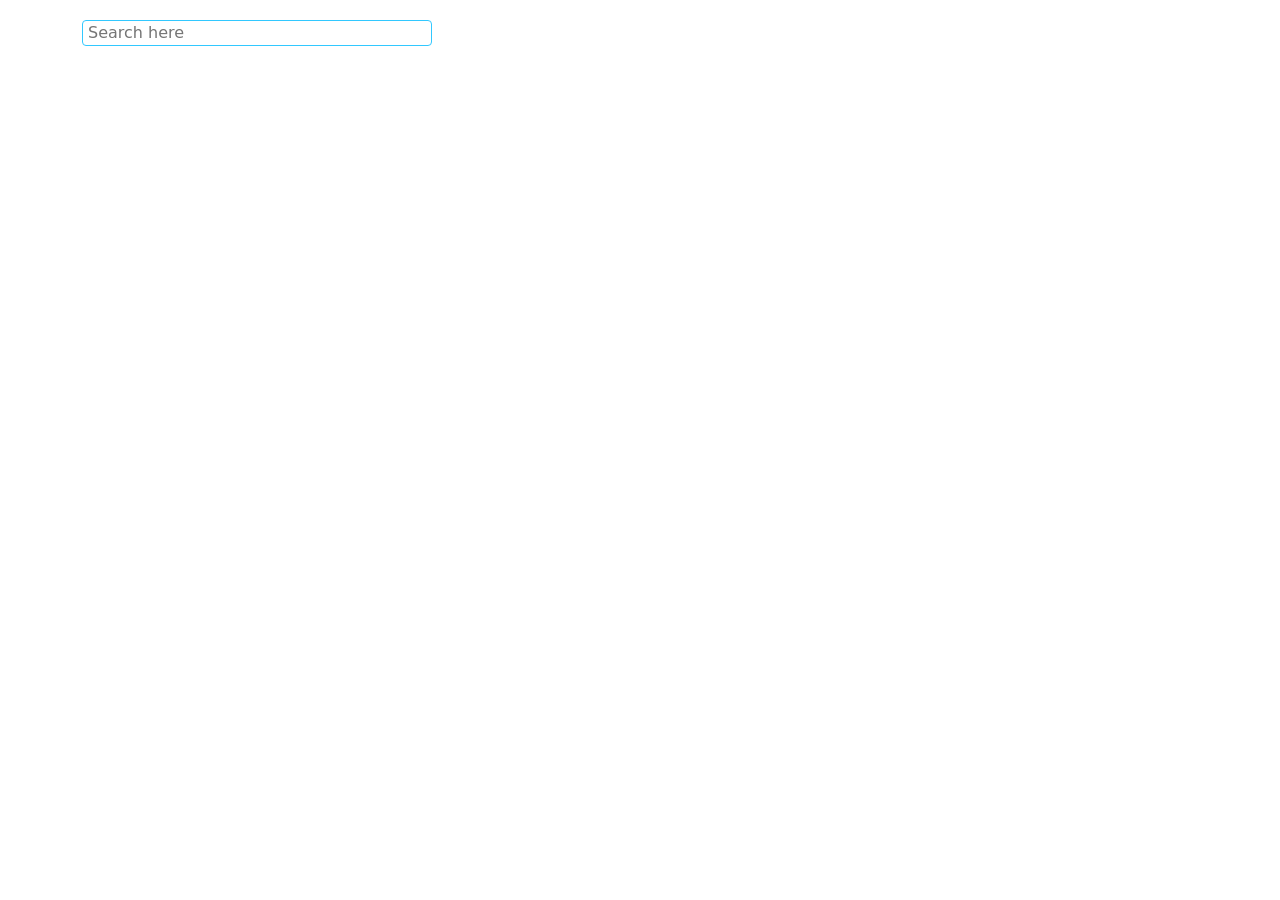
<file: fetch/index.html>
<!DOCTYPE html>
<html lang="en">
  <head>
    <meta charset="UTF-8" />
    <meta http-equiv="X-UA-Compatible" content="IE=edge" />
    <meta name="viewport" content="width=device-width, initial-scale=1.0" />
    <link
      href="https://cdn.jsdelivr.net/npm/bootstrap@5.2.3/dist/css/bootstrap.min.css"
      rel="stylesheet"
      integrity="sha384-rbsA2VBKQhggwzxH7pPCaAqO46MgnOM80zW1RWuH61DGLwZJEdK2Kadq2F9CUG65"
      crossorigin="anonymous"
    />
    <title>Document</title>
    <style>
      #search {
        margin: 20px 0;
        padding: 0 5px;
        width: 350px;
        border: 1px solid rgb(50, 200, 255);
        border-radius: 4px;
      }
    </style>
  </head>

  <body>
    <div class="container justify-content-center">
      <div class="search">
        <input type="text" id="search" placeholder="Search here" />
      </div>
      <div class="box"></div>
      <div id="cat" class="row row-cols-1 row-cols-md-4 g-4"></div>
    </div>

    <script src="app.js"></script>
  </body>
</html>

<!-- <!DOCTYPE html>
<html lang="en">
  <head>
    <meta charset="UTF-8" />
    <meta http-equiv="X-UA-Compatible" content="IE=edge" />
    <meta name="viewport" content="width=device-width, initial-scale=1.0" />
    <link
      href="https://cdn.jsdelivr.net/npm/bootstrap@5.2.3/dist/css/bootstrap.min.css"
      rel="stylesheet"
      integrity="sha384-rbsA2VBKQhggwzxH7pPCaAqO46MgnOM80zW1RWuH61DGLwZJEdK2Kadq2F9CUG65"
      crossorigin="anonymous"
    />
    <title>Document</title>
  </head>

  <body>
    <div class="container justify-content-center">
      <div class="searchInput">
        <input type="text" id="search" placeholder="Search" />
      </div>
      <div class="box"></div>
      <div id="cat" class="row row-cols-1 row-cols-md-4 g-4"></div>
    </div>

    <script src="app.js"></script>
  </body>
</html> -->

<!-- <!DOCTYPE html>
<html lang="en">
  <head>
    <meta charset="UTF-8" />
    <meta http-equiv="X-UA-Compatible" content="IE=edge" />
    <meta name="viewport" content="width=device-width, initial-scale=1.0" />
    <title>Document</title>
    <style>
      table,
      form {
        text-align: center;
        margin: 0 auto;
        margin-top: 50px;
      }
      table,
      tr,
      th,
      td {
        border: 1px solid black;
        padding: 5px;
        text-align: center;
      }
      input {
        width: 40%;
        height: 25px;
        border-radius: 10px;
        border: 1px solid black;
        padding-left: 10px;
      }
    </style>
  </head>
  <body>
    <form>
      <label for="search">Search </label>
      <input
        type="text"
        name="search"
        id="searchInput"
        placeholder="search something"
      />
    </form>
    <table>
      <thead>
        <tr>
          <th>ID</th>
          <th>Name</th>
          <th>Username</th>
          <th>Email</th>
          <th>Street</th>
          <th>City</th>
          <th>Website</th>
          <th>Company Name</th>
        </tr>
      </thead>
      <tbody></tbody>
    </table>

    <script src="app.js"></script>
  </body>
</html> -->
</file>
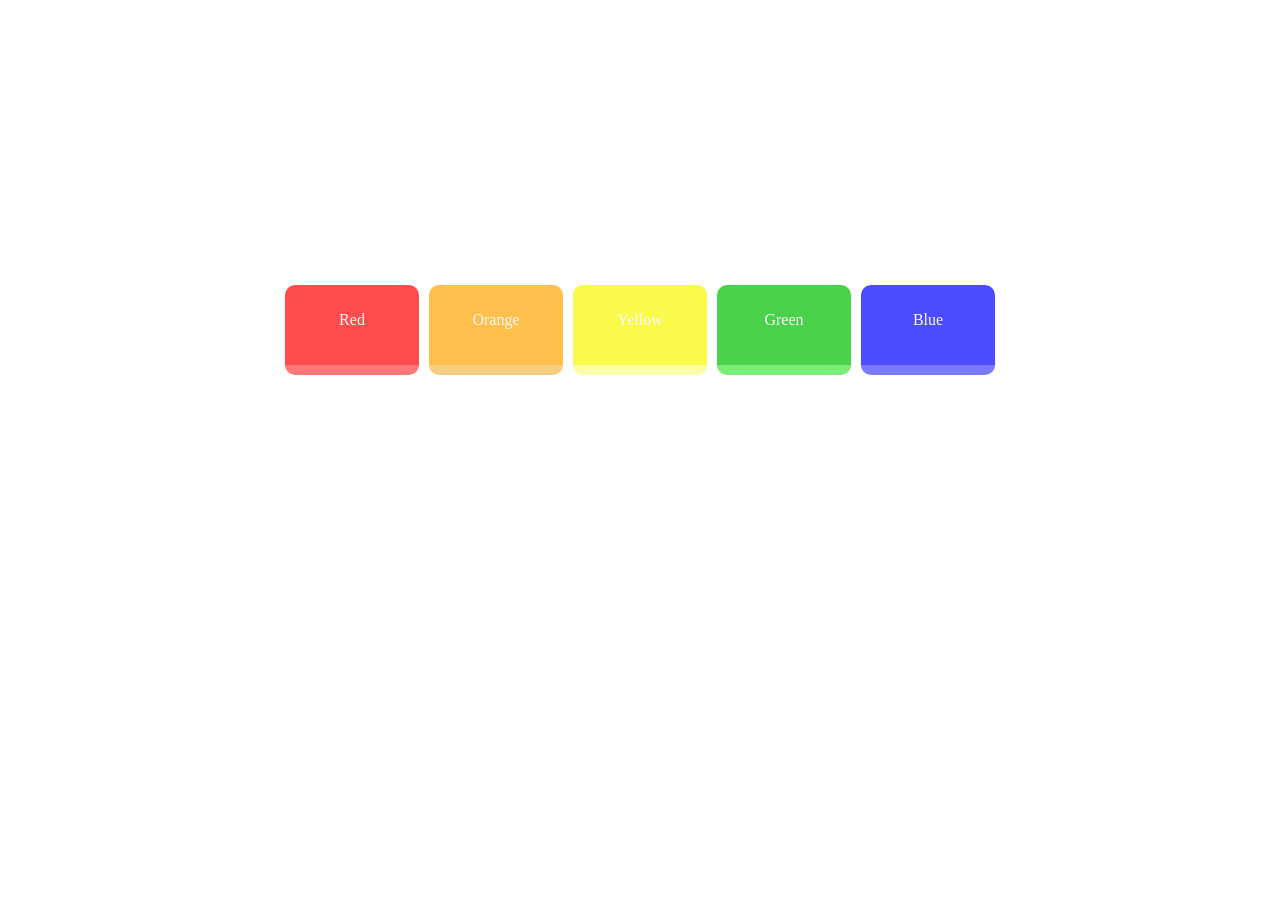
<file: colors.html>
<!DOCTYPE html>
<html lang="en">
<head>
    <meta charset="UTF-8">
    <meta http-equiv="X-UA-Compatible" content="IE=edge">
    <meta name="viewport" content="width=device-width, initial-scale=1.0">
    <link rel="stylesheet" href="colors.css">
    <title>Document</title>
</head>
<body>
    <div class="all">
      <div class="red">
         <p> Red </p>
      </div>
      <div class="orange">
          <p> Orange </p>
      </div>
      <div class="yellow">
          <p> Yellow</p>
      </div>
      <div class="green">
          <p> Green </p>
      </div>
      <div class="blue">
          <p> Blue </p>
      </div>
    </div>
</body>
</html>
</file>
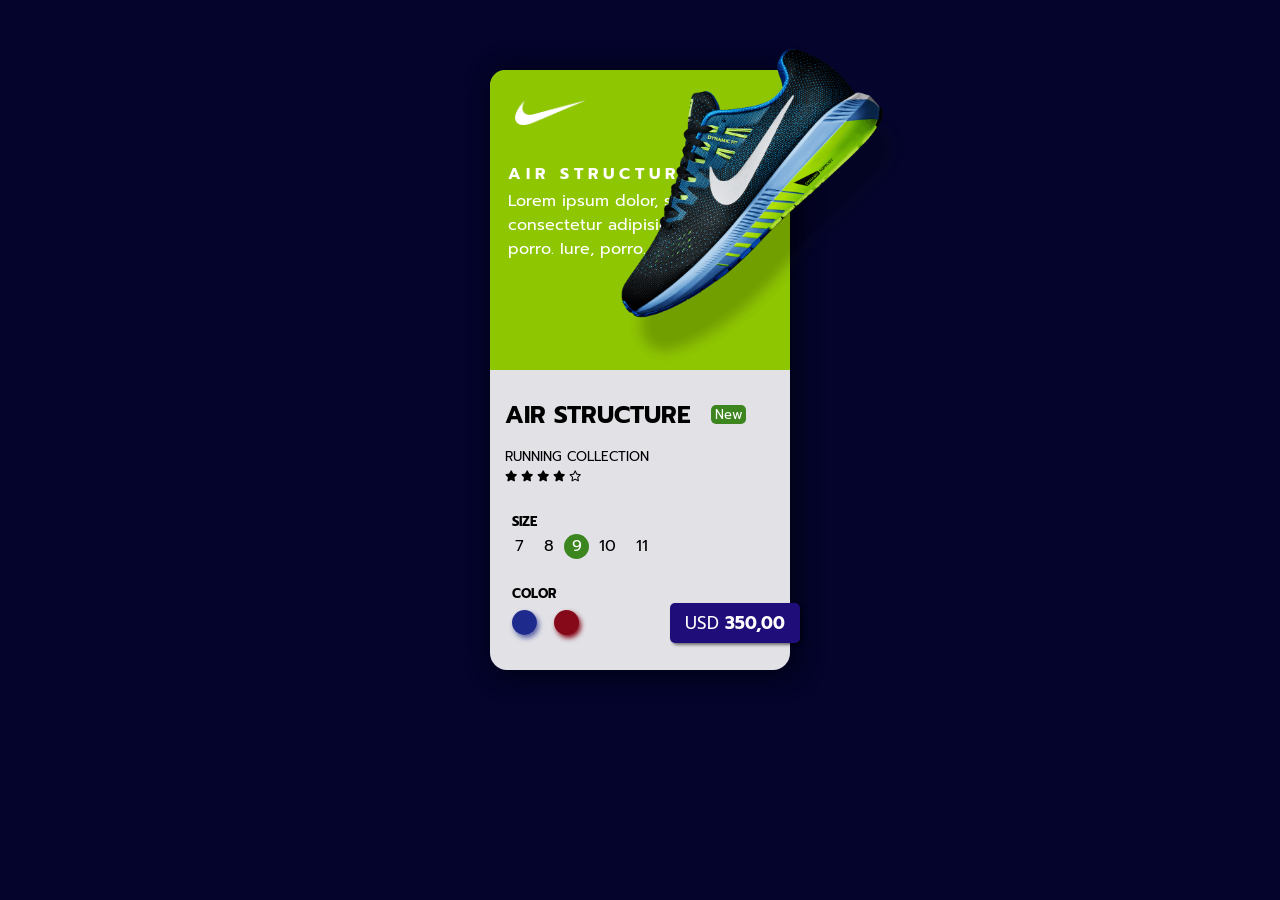
<file: air nike/nike.html>
<!DOCTYPE html>
<html lang="en">
<head>
    <meta charset="UTF-8">
    <meta http-equiv="X-UA-Compatible" content="IE=edge">
    <meta name="viewport" content="width=device-width, initial-scale=1.0">
    <link rel="stylesheet" href="https://cdnjs.cloudflare.com/ajax/libs/font-awesome/6.2.1/css/all.min.css" integrity="sha512-MV7K8+y+gLIBoVD59lQIYicR65iaqukzvf/nwasF0nqhPay5w/9lJmVM2hMDcnK1OnMGCdVK+iQrJ7lzPJQd1w==" crossorigin="anonymous" referrerpolicy="no-referrer"/>
    <link rel="stylesheet" href="nike.css">
    <title>Air</title>
</head>
<body>
    <div class="container">
      <div class="header">
        <div class="logo">
          <img src="images/nike.png" alt="">
        </div>
        <div class="nike">
          <img src="images/shoe1.png" alt="">
        </div>
        <div class="nike nike2">
          <img src="images/shoe2.png" alt="">
        </div>
        <p class="loren">AIR STRUCTURE</p>
        <p>Lorem ipsum dolor, sit amet consectetur adipisicing elit. Iure, porro. Iure, porro. Iure, porro.</p>
      </div>

      <div class="footer">
        <div class="air">
      <h2>AIR STRUCTURE</h2>
      <div class="new"> New </div>
      </div>
      <small> RUNNING COLLECTION </small>

      <div class="stars">
        <i class="fa-solid fa-star"></i>
        <i class="fa-solid fa-star"></i>
        <i class="fa-solid fa-star"></i>
        <i class="fa-solid fa-star"></i>
        <i class="fa-regular fa-star"></i>
      </div>
       <br>
      <div class="size">
        <p> SIZE</p>
        <div class="size2">
        <span> 7 </span>
        <span> 8 </span>
       <div class="nine">
        <span> 9 </span>
       </div> 
        <span> 10 </span>
        <span> 11 </span>
      </div>
      </div>
       
      <div class="color">
        <p>COLOR</p>
        <div class="circle-box">
        <div class="circle"></div>
        <div class="circle2"></div>
        <div class="usd">
           <p> USD <span> 350,00 </span> </p>
          </div>
      </div>
      </div>
      </div>

    </div>
    <script src="nike.js"></script>
</body>
</html>
</file>
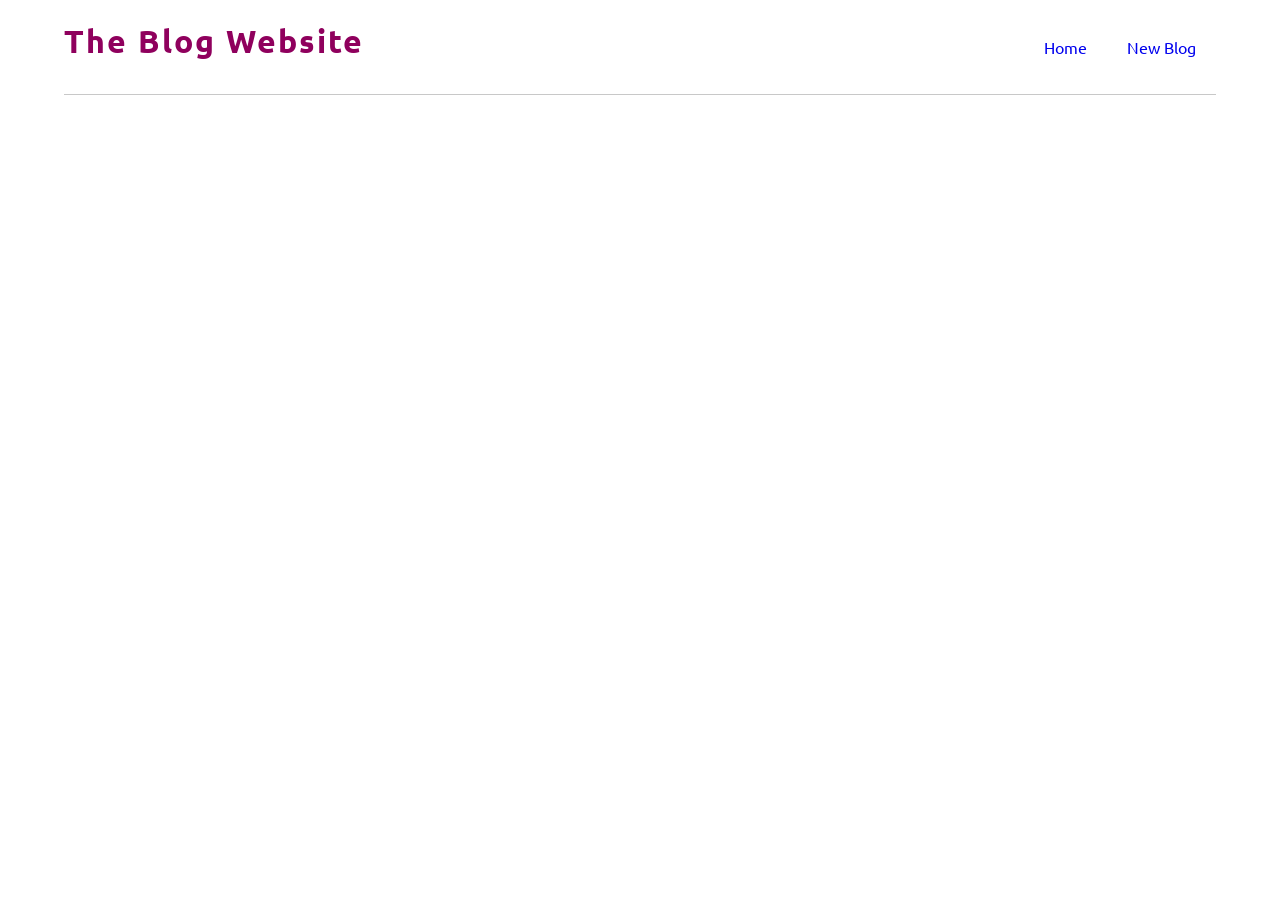
<file: blogwebsıte/home.html>
<!DOCTYPE html>
<html lang="en">
  <head>
    <meta charset="UTF-8" />
    <meta http-equiv="X-UA-Compatible" content="IE=edge" />
    <meta name="viewport" content="width=device-width, initial-scale=1.0" />
    <link rel="stylesheet" href="assets/css/main.css" />
    <title>Document</title>
  </head>
  <body>
    <div class="container">
      <div class="header">
        <h1>The Blog Website</h1>
        <ul>
          <li><a href="home.html"> Home </a></li>
          <li><a href="newBlog.html"> New Blog </a></li>
        </ul>
      </div>

      <div class="data">
        <div class="dataBox"></div>
      </div>
    </div>

    <script src="assets/js/home.js"></script>
  </body>
</html>
</file>
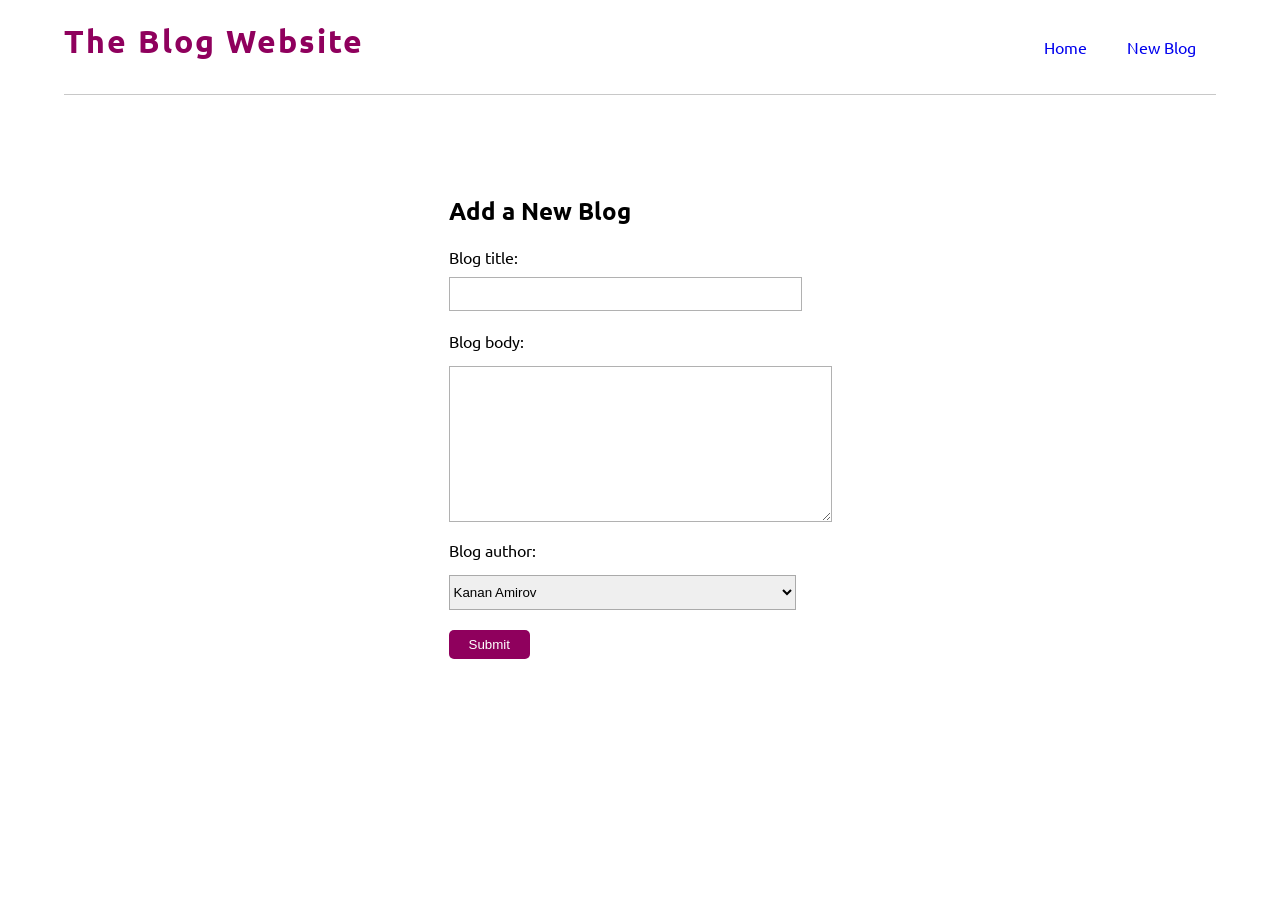
<file: blogwebsıte/newBlog.html>
<!DOCTYPE html>
<html lang="en">
  <head>
    <meta charset="UTF-8" />
    <meta http-equiv="X-UA-Compatible" content="IE=edge" />
    <meta name="viewport" content="width=device-width, initial-scale=1.0" />
    <link rel="stylesheet" href="assets/css/main.css" />
    <title>Document</title>
  </head>
  <body>
    <div class="container">
      <div class="header">
        <h1>The Blog Website</h1>
        <ul>
          <li><a href="home.html"> Home </a></li>
          <li><a href="newBlog.html"> New Blog </a></li>
        </ul>
      </div>

        <!-- <h1>Fill the blank</h1> -->
        <div class="box">
          <form action="" id="formVal">
          <h2>Add a New Blog</h4>
          <label for="companyName"> Blog title: </label><br />
          <input type="text" id="blog" class="inputVal" /><br />

          <label for="contactName"> Blog body: </label><br />
          <textarea name="text" id="body"  class="inputVal"  cols="45" rows="10"></textarea><br>

          <label for="contactTitle"> Blog author: </label><br />
          <select name="" id="authors"  class="inputVal">
            <option>Kanan Amirov</option>
            <option>Gurban Gurbanzadeh</option>
            <option>Sveta Khidirova</option>
          </select><br><br>

          <button type="submit" id="subBtn">Submit</button>
        </form>
      </div>
    </div>
    <script src="assets/js/newBlog.js"></script>
  </body>
</html>
</file>
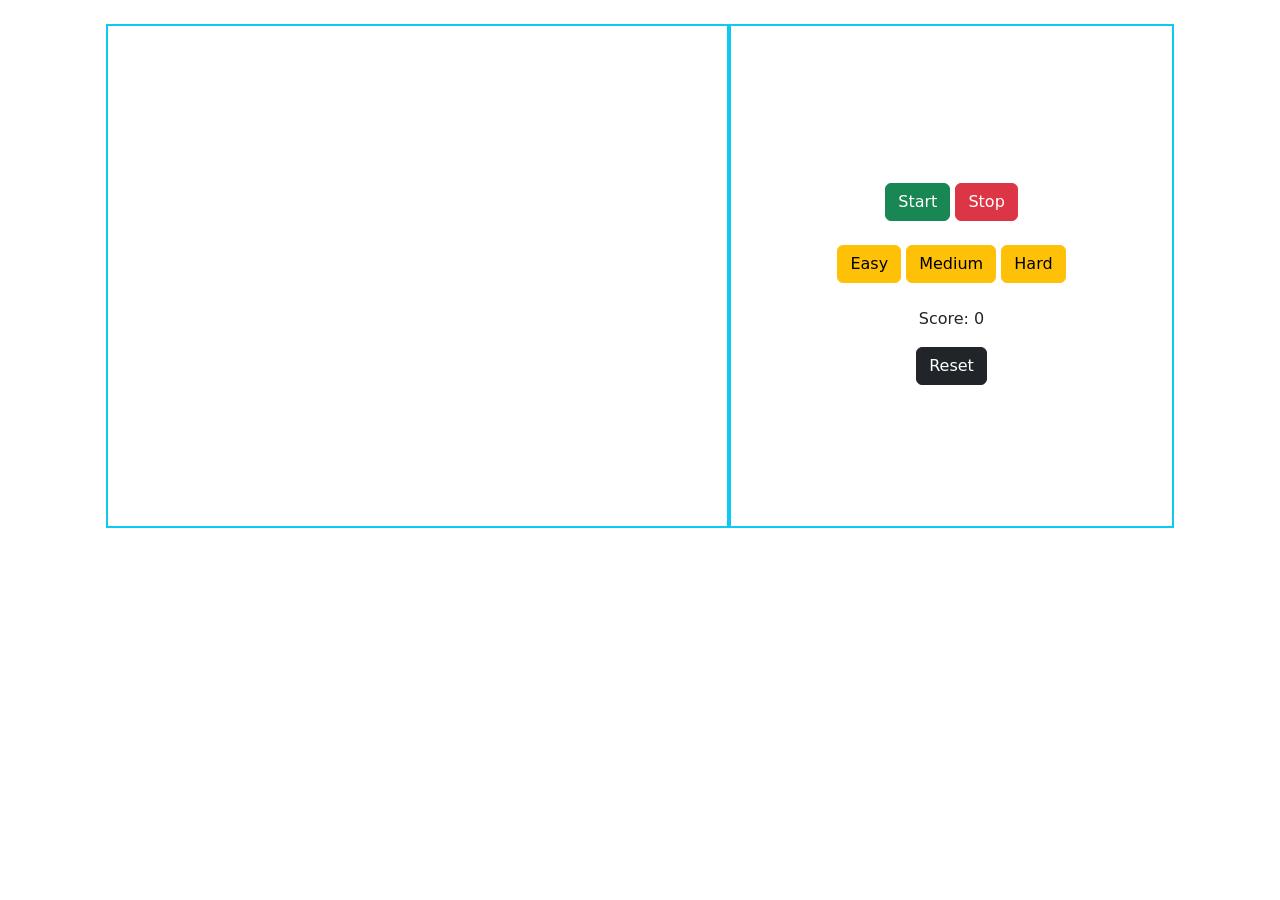
<file: bubbleGame/bubble.html>
<!DOCTYPE html>
<html lang="en">
  <head>
    <meta charset="UTF-8" />
    <meta http-equiv="X-UA-Compatible" content="IE=edge" />
    <meta name="viewport" content="width=device-width, initial-scale=1.0" />
    <link
      rel="stylesheet"
      href="https://cdn.jsdelivr.net/npm/bootstrap@5.2.3/dist/css/bootstrap.min.css"
    />
    <style>
      .box {
        height: 500px;
        position: relative;
      }
      /* .over{
            text-align: center;
        } */
      /* button .bubble:hover {
        background-color: rgb(194, 129, 255);
      } */
    </style>
    <title>Document</title>
  </head>
  <body>
    <div class="container">
      <div class="row m-4">
        <div class="col-7 border border-2 border-info">
          <div class="box"></div>
        </div>
        <div
          class="col-5 border border-2 border-info p-5 d-flex justify-content-center align-items-center"
        >
          <div class="text-center">
            <div id="user"></div>
            <button id="start" class="btn btn-success">Start</button>
            <button id="stop" class="btn btn-danger">Stop</button>
            <div class="level mt-4">
              <button id="easy" class="btn btn-warning">Easy</button>
              <button id="medium" class="btn btn-warning">Medium</button>
              <button id="hard" class="btn btn-warning">Hard</button>
            </div>
            <p class="mt-4">Score: <span id="score">0</span></p>
            <button id="reset" class="btn btn-dark">Reset</button>
          </div>
        </div>
      </div>
    </div>

    <script src="bubble.js"></script>
  </body>
</html>
</file>
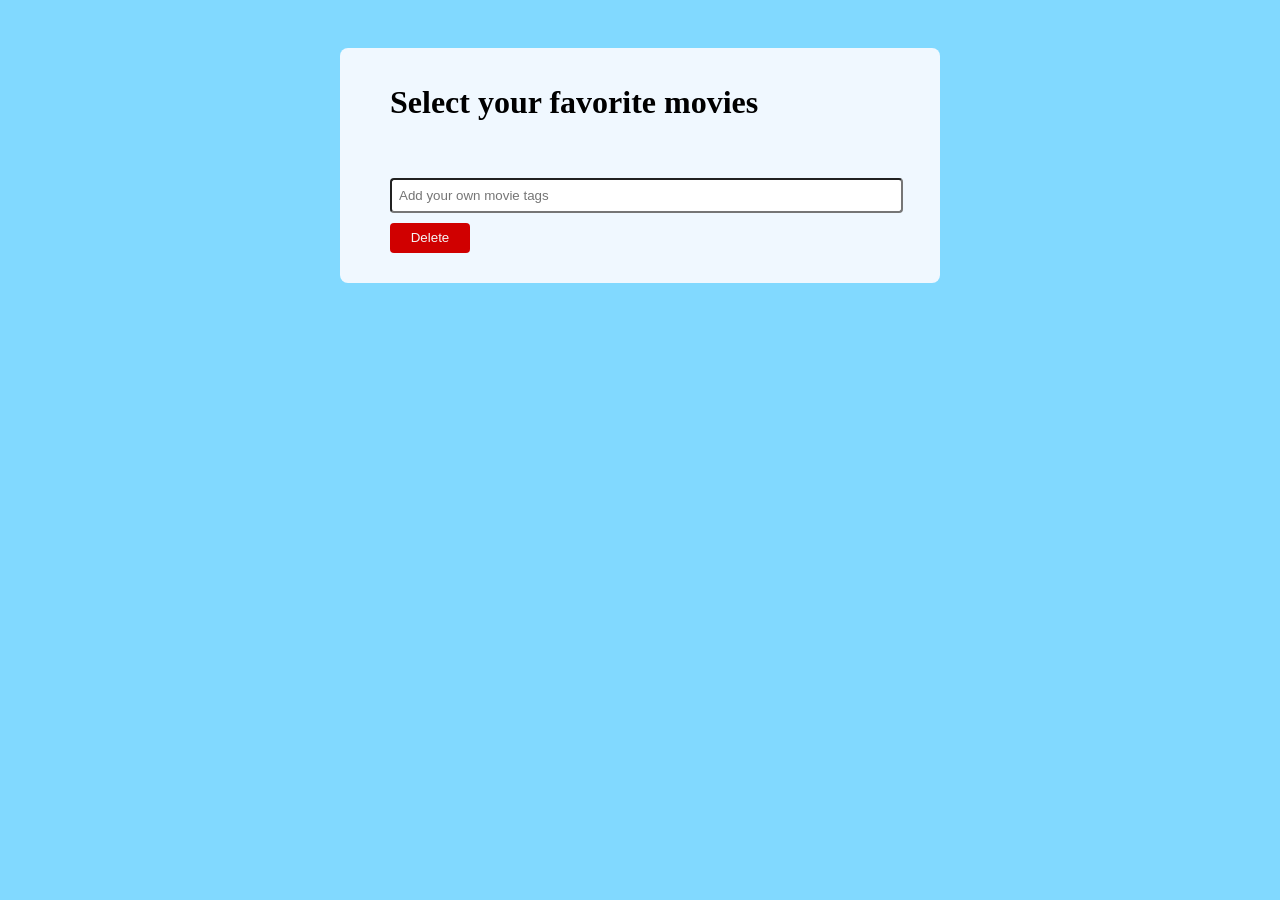
<file: listOfMovies/new.html>
<!DOCTYPE html>
<html lang="en">
  <head>
    <meta charset="UTF-8" />
    <meta http-equiv="X-UA-Compatible" content="IE=edge" />
    <meta name="viewport" content="width=device-width, initial-scale=1.0" />
    <link
      rel="stylesheet"
      href="https://cdnjs.cloudflare.com/ajax/libs/font-awesome/6.2.1/css/all.min.css"
      integrity="sha512-MV7K8+y+gLIBoVD59lQIYicR65iaqukzvf/nwasF0nqhPay5w/9lJmVM2hMDcnK1OnMGCdVK+iQrJ7lzPJQd1w=="
      crossorigin="anonymous"
      referrerpolicy="no-referrer"
    />
    <link rel="stylesheet" href="new.css" />
    <title>Document</title>
  </head>
  <body>
    <div class="page">
      <div class="container">
        <div class="page-movies">
          <div class="page-container">
            <h1>Select your favorite movies</h1>
          </div>
          <div id="list"></div>
        </div>
        <div class="page-container-search">
          <input
            type="text"
            placeholder="Add your own movie tags"
            id="filmName"
          />
          <div class="btnBox">
            <button id="deleteBtn">Delete</button>
            <!-- <button id="editBtn">Edit</button> -->
          </div>
        </div>
      </div>
    </div>
    <script src="new.js"></script>
  </body>
</html>
</file>
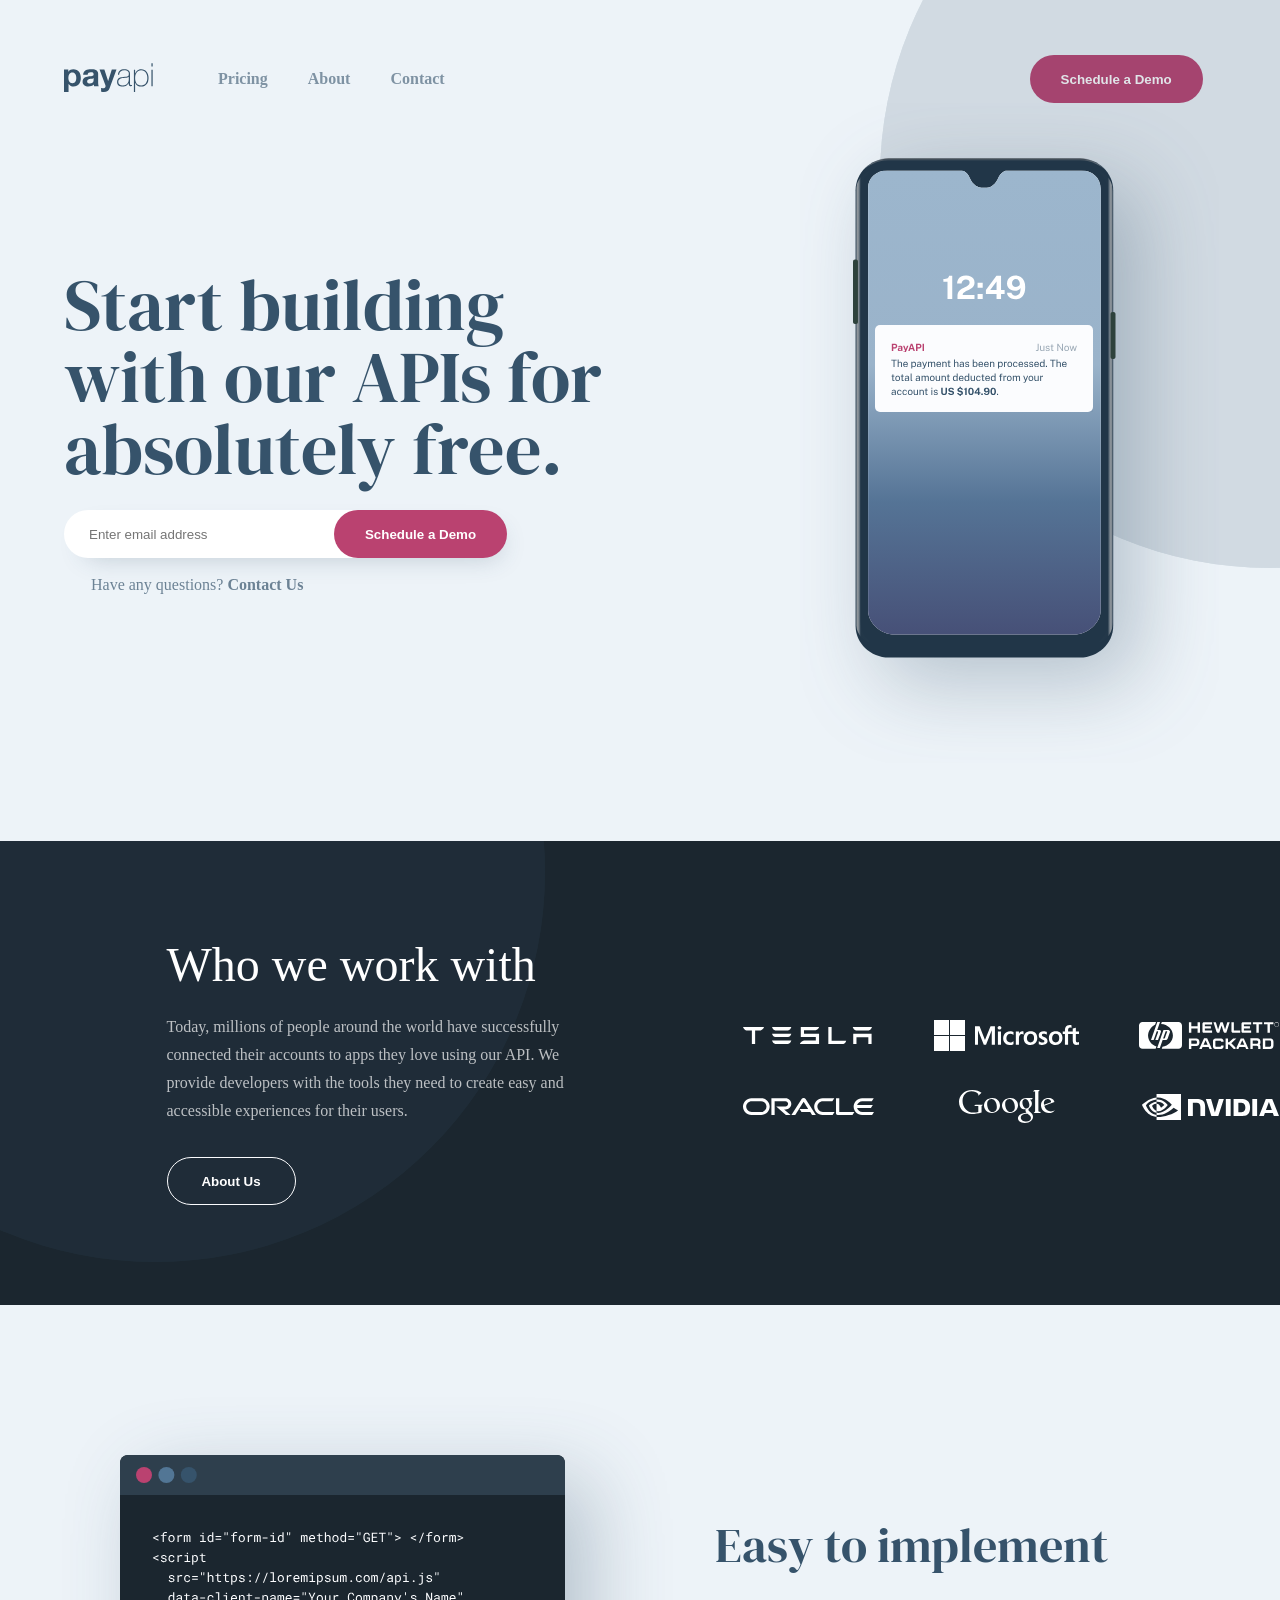
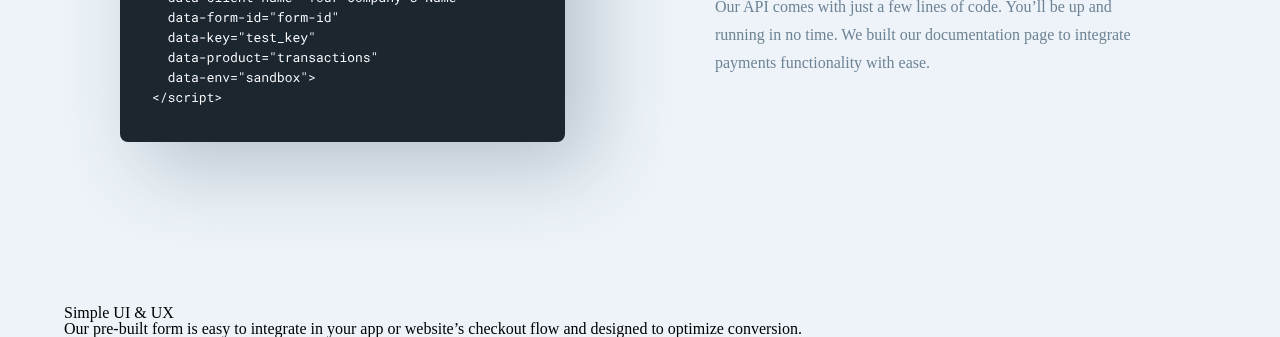
<file: payapi/home.html>
<!DOCTYPE html>
<html lang="en">
  <head>
    <meta charset="UTF-8" />
    <meta http-equiv="X-UA-Compatible" content="IE=edge" />
    <meta name="viewport" content="width=device-width, initial-scale=1.0" />
    <link rel="stylesheet" href="./assets/css/main.css" />
    <title>Document</title>
  </head>
  <body>
    <header>
      <div class="container">
        <div class="headNav">
          <div class="logo">
            <img src="./assets/images/payapi.svg" alt="" />
          </div>
          <nav>
            <li>Pricing</li>
            <li>About</li>
            <li>Contact</li>
          </nav>
          <button>Schedule a Demo</button>
        </div>
      </div>
    </header>

    <!-- First Section -->

    <section id="start">
      <div class="container">
        <div class="main">
          <div class="cyrcle">
            <img src="./assets/images/Bitmap (7).svg" alt="" />
          </div>
          <div class="info">
            <h1>Start building with our APIs for absolutely free.</h1>

            <div class="email">
              <input
                type="email"
                name="email"
                id="email"
                placeholder="Enter email address"
              />
              <button>Schedule a Demo</button>
            </div>
            <p class="question">
              Have any questions? <a href="#">Contact Us</a>
            </p>
          </div>

          <div class="phone">
            <img src="./assets/images/Group 30.svg" alt="" />
          </div>
        </div>
      </div>
    </section>

    <!-- Partner companies -->

    <section id="part">
      <div class="container">
        <div class="workwith">
          <div class="text">
            <h2>Who we work with</h2>
            <p>
              Today, millions of people around the world have successfully
              connected their accounts to apps they love using our API. We
              provide developers with the tools they need to create easy and
              accessible experiences for their users.
            </p>
            <button>About Us</button>
            <div class="cyrcle2">
              <img src="./assets/images/Bitmap (8).svg" alt="" />
            </div>
          </div>
          <div class="company">
            <img src="./assets/images/Group 9.svg" alt="" />
          </div>
        </div>
      </div>
    </section>

    <!-- Code Section -->

    <section id="code">
      <div class="container">
        <div class="main">
          <div class="code">
            <img src="./assets/images/Group 13.svg" alt="" />
          </div>

          <div class="text">
            <h1>Easy to implement</h1>
            <p>
              Our API comes with just a few lines of code. You’ll be up and
              running in no time. We built our documentation page to integrate
              payments functionality with ease.
            </p>
          </div>
        </div>
      </div>
    </section>

    <!-- UI & UX section -->
    <section id="uiux">
      <div class="container">
        <div class="main">
          <div class="text">
            <h2>Simple UI & UX</h2>
            <p>
              Our pre-built form is easy to integrate in your app or website’s
              checkout flow and designed to optimize conversion.
            </p>
          </div>
        </div>
      </div>
    </section>
  </body>
</html>
</file>
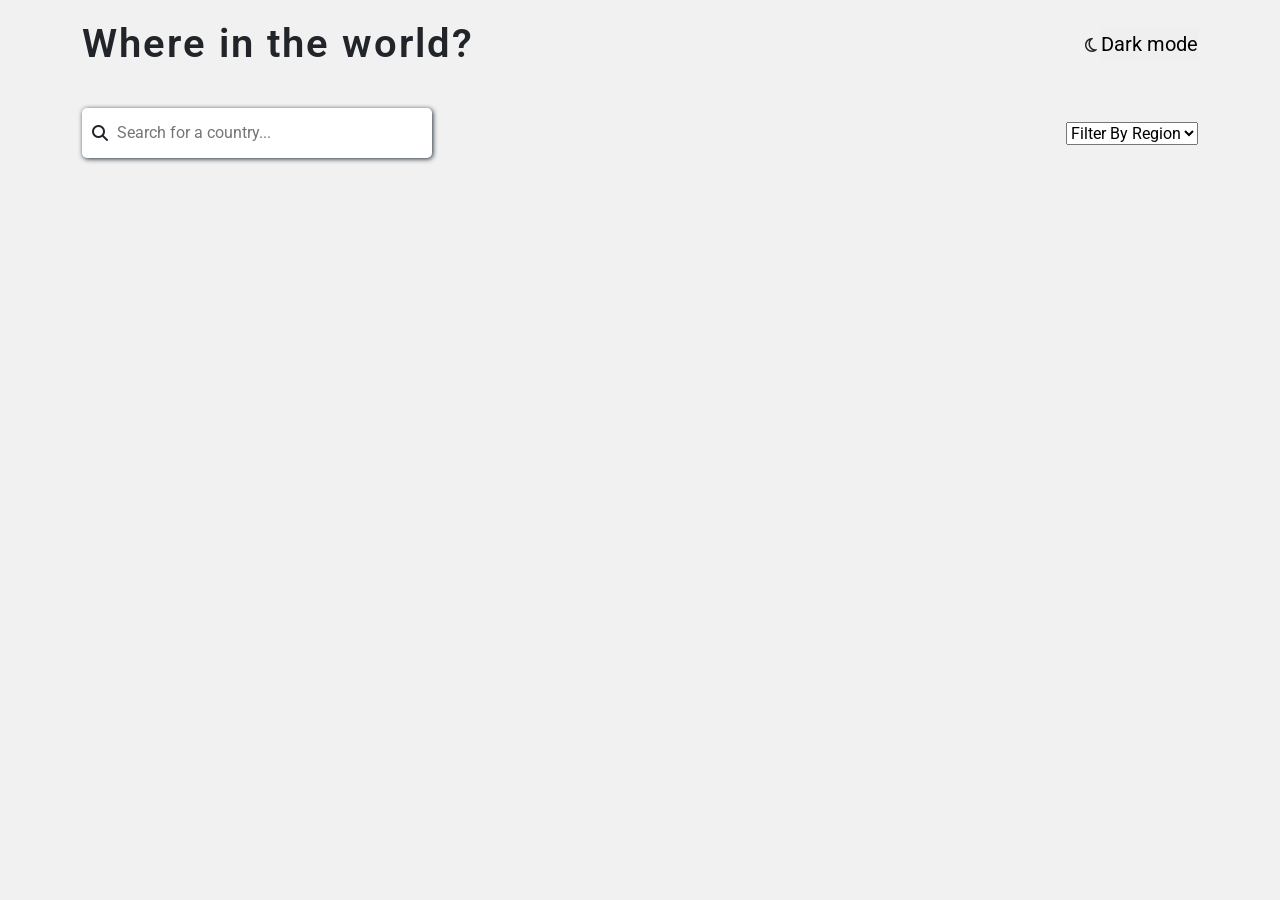
<file: project/project.html>
<!DOCTYPE html>
<html lang="en">
  <head>
    <meta charset="UTF-8" />
    <meta http-equiv="X-UA-Compatible" content="IE=edge" />
    <meta name="viewport" content="width=device-width, initial-scale=1.0" />
    <link
      href="https://cdn.jsdelivr.net/npm/bootstrap@5.2.3/dist/css/bootstrap.min.css"
      rel="stylesheet"
      integrity="sha384-rbsA2VBKQhggwzxH7pPCaAqO46MgnOM80zW1RWuH61DGLwZJEdK2Kadq2F9CUG65"
      crossorigin="anonymous"
    />
    <link
      rel="stylesheet"
      href="https://cdnjs.cloudflare.com/ajax/libs/font-awesome/6.2.1/css/all.min.css"
      integrity="sha512-MV7K8+y+gLIBoVD59lQIYicR65iaqukzvf/nwasF0nqhPay5w/9lJmVM2hMDcnK1OnMGCdVK+iQrJ7lzPJQd1w=="
      crossorigin="anonymous"
      referrerpolicy="no-referrer"
    />
    <link rel="stylesheet" href="asssets/css/main.css" />
    <title>Document</title>
  </head>
  <body>
    <div class="container">
      <header>
        <div class="head">
          <div class="question"><h1>Where in the world?</h1></div>
          <div class="mode">
            <i class="fa-regular fa-moon"></i>
            <button class="click">Dark mode</button>
          </div>
        </div>
        <div class="cont">
          <i class="fa-solid fa-magnifying-glass"></i>
          <input
            type="text"
            class="search"
            placeholder="Search for a country..."
          />
          <select name="" id="filterReg">
            <option class="dropp" value="Filter By Region" disabled selected>
              Filter By Region
            </option>
            <option class="dropp" value="All">All</option>
            <option class="dropp" value="Africa">Africa</option>
            <option class="dropp" value="Americas">Americas</option>
            <option class="dropp" value="Asia">Asia</option>
            <option class="dropp" value="Europe">Europe</option>
            <option class="dropp" value="Oceania">Oceania</option>
          </select>
        </div>
      </header>
      <div id="country" class="row darkmode"></div>
    </div>
    <script src="asssets/js/project.js"></script>
  </body>
</html>
</file>
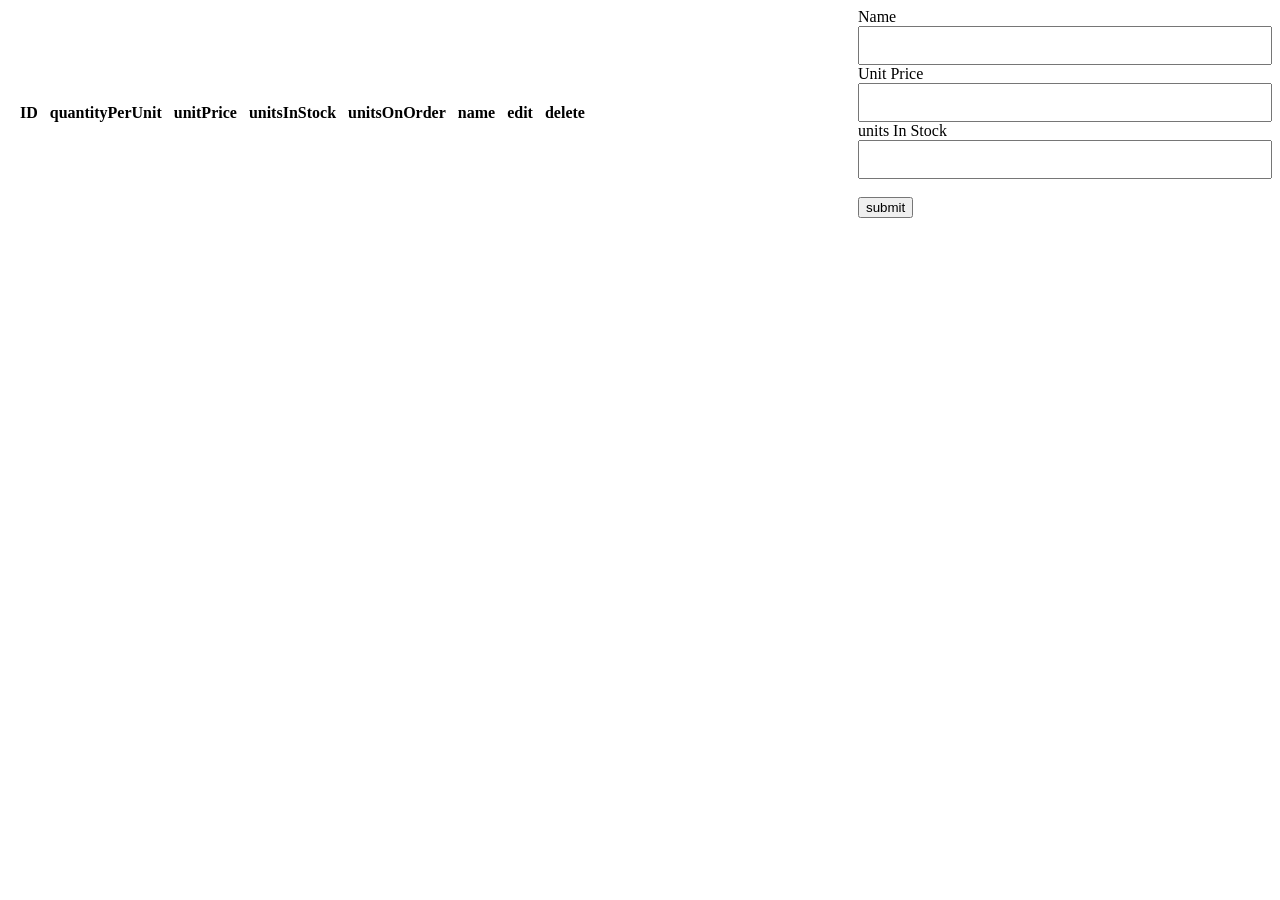
<file: tablet/tablet.html>
<!DOCTYPE html>
<html lang="en">
  <head>
    <meta charset="UTF-8" />
    <meta http-equiv="X-UA-Compatible" content="IE=edge" />
    <meta name="viewport" content="width=device-width, initial-scale=1.0" />
    <link rel="stylesheet" href="style.css" />
    <title>Document</title>
  </head>
  <body>
    <div class="container">
      <table>
        <thead>
          <tr>
            <th>ID</th>
            <!-- <th>categoryId</th> -->
            <th>quantityPerUnit</th>
            <th>unitPrice</th>
            <th>unitsInStock</th>
            <th>unitsOnOrder</th>
            <th>name</th>
            <th>edit</th>
            <th>delete</th>
          </tr>
        </thead>
        <tbody></tbody>
      </table>

      <div class="box">
        <form action="">
          <label for="">Name</label><br />
          <input type="text" id="unitPrice" /><br />

          <label for="">Unit Price</label><br />
          <input type="text" id="unitPrice" /><br />

          <label for="">units In Stock</label><br />
          <input type="text" id="unitPrice" /><br /><br />

          <button type="submit"> submit</button>
        </form>
      </div>
    </div>

    <script src="tablet.js"></script>
  </body>
</html>
</file>
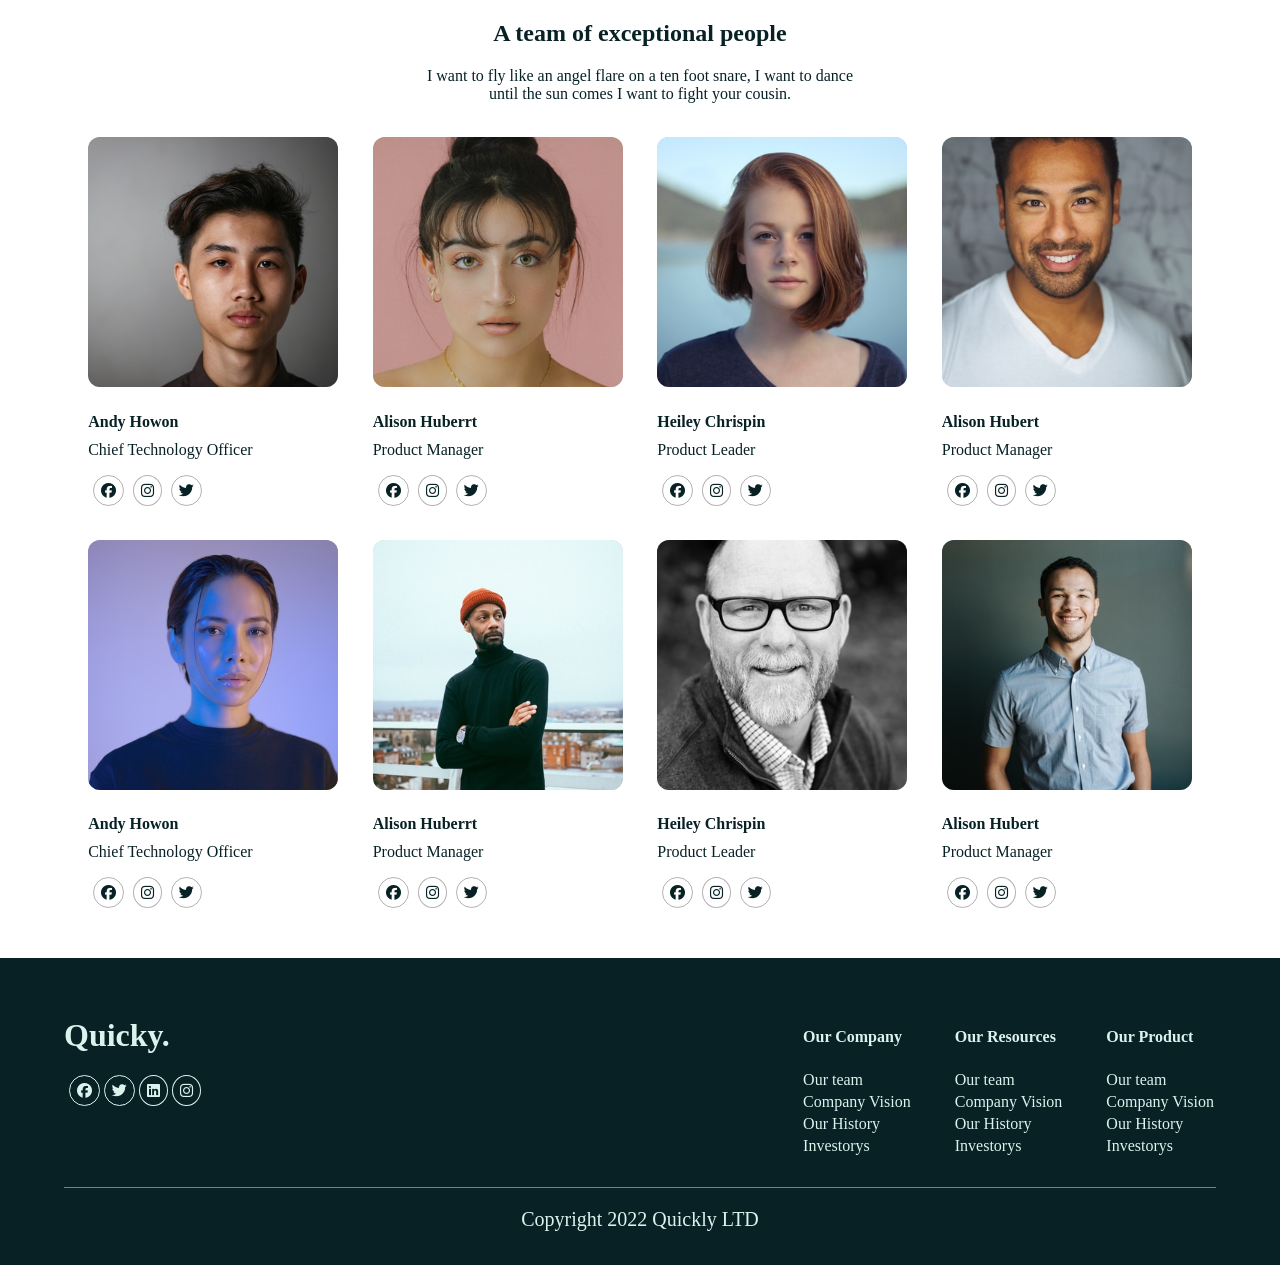
<file: website-section(quiz)/home.html>
<!DOCTYPE html>
<html lang="en">
  <head>
    <meta charset="UTF-8" />
    <meta http-equiv="X-UA-Compatible" content="IE=edge" />
    <meta name="viewport" content="width=device-width, initial-scale=1.0" />
    <link
      rel="stylesheet"
      href="https://cdnjs.cloudflare.com/ajax/libs/font-awesome/6.2.1/css/all.min.css"
      integrity="sha512-MV7K8+y+gLIBoVD59lQIYicR65iaqukzvf/nwasF0nqhPay5w/9lJmVM2hMDcnK1OnMGCdVK+iQrJ7lzPJQd1w=="
      crossorigin="anonymous"
      referrerpolicy="no-referrer"
    />
    <link rel="stylesheet" href="css/main.css" />
    <title>Document</title>
  </head>
  <body>
    <section id="main">
      <div class="container">
        <div class="main-text">
          <h2>A team of exceptional people</h2>
          <p>
            I want to fly like an angel flare on a ten foot snare, I want to
            dance <br> until the sun comes I want to fight your cousin.
          </p>
        </div>

        <div class="top">
          <div class="first-img">
            <img src="./assets/images/Image.svg" alt="" />
            <h4>Andy Howon</h4>
            <p>Chief Technology Officer</p>
            <div class="social-media">
              <i class="fa-brands fa-facebook"></i>
              <i class="fa-brands fa-instagram"></i>
              <i class="fa-brands fa-twitter"></i>
            </div>
          </div>
          <div class="second-img">
            <img src="./assets/images/unsplash_bqe0J0b26RQ.svg" alt="" />
            <h4>Alison Huberrt</h4>
            <p>Product Manager</p>
            <div class="social-media">
              <i class="fa-brands fa-facebook"></i>
              <i class="fa-brands fa-instagram"></i>
              <i class="fa-brands fa-twitter"></i>
            </div>
          </div>

          <div class="third-img">
            <img src="./assets/images/unsplash_rDEOVtE7vOs.svg" alt="" />
            <h4>Heiley Chrispin</h4>
            <p>Product Leader</p>
            <div class="social-media">
              <i class="fa-brands fa-facebook"></i>
              <i class="fa-brands fa-instagram"></i>
              <i class="fa-brands fa-twitter"></i>
            </div>
          </div>

          <div class="four-img">
            <img src="./assets/images/unsplash_iFgRcqHznqg.svg" alt="" />
            <h4>Alison Hubert</h4>
            <p>Product Manager</p>
            <div class="social-media">
              <i class="fa-brands fa-facebook"></i>
              <i class="fa-brands fa-instagram"></i>
              <i class="fa-brands fa-twitter"></i>
            </div>
          </div>
        </div>

        <div class="botton">
          <div class="first-img">
            <img src="./assets/images/unsplash_3TLl_97HNJo.svg" alt="" />
            <h4>Andy Howon</h4>
            <p>Chief Technology Officer</p>
            <div class="social-media">
              <i class="fa-brands fa-facebook"></i>
              <i class="fa-brands fa-instagram"></i>
              <i class="fa-brands fa-twitter"></i>
            </div>
          </div>
          <div class="second-img">
            <img src="./assets/images/unsplash_5aGUyCW_PJw.svg" alt="" />
            <h4>Alison Huberrt</h4>
            <p>Product Manager</p>
            <div class="social-media">
              <i class="fa-brands fa-facebook"></i>
              <i class="fa-brands fa-instagram"></i>
              <i class="fa-brands fa-twitter"></i>
            </div>
          </div>

          <div class="third-img">
            <img src="./assets/images/unsplash_cdksyTqEXzo.svg" alt="" />
            <h4>Heiley Chrispin</h4>
            <p>Product Leader</p>
            <div class="social-media">
              <i class="fa-brands fa-facebook"></i>
              <i class="fa-brands fa-instagram"></i>
              <i class="fa-brands fa-twitter"></i>
            </div>
          </div>

          <div class="four-img">
            <img src="./assets/images/unsplash_OhKElOkQ3RE.svg" alt="" />
            <h4>Alison Hubert</h4>
            <p>Product Manager</p>
            <div class="social-media">
              <i class="fa-brands fa-facebook"></i>
              <i class="fa-brands fa-instagram"></i>
              <i class="fa-brands fa-twitter"></i>
            </div>
          </div>
        </div>
      </div>
    </section>

    <footer>
      <div class="container">
        <div class="footer">
          <div class="footer-top">
            <div class="quick">
              <h1>Quicky.</h1>
              <div class="icons">
                <i class="fa-brands fa-facebook"></i>
                <i class="fa-brands fa-twitter"></i>
                <i class="fa-brands fa-linkedin"></i>
                <i class="fa-brands fa-instagram"></i>
              </div>
            </div>

            <div class="footer-text">
              <div class="our">
                <ul>
                  <li><h4>Our Company</h4></li>
                  <li>Our team</li>
                  <li>Company Vision</li>
                  <li>Our History</li>
                  <li>Investorys</li>
                </ul>
              </div>

              <div class="our">
                <ul>
                  <li><h4>Our Resources</h4></li>
                  <li>Our team</li>
                  <li>Company Vision</li>
                  <li>Our History</li>
                  <li>Investorys</li>
                </ul>
              </div>

              <div class="our">
                <ul>
                  <li><h4>Our Product</h4></li>
                  <li>Our team</li>
                  <li>Company Vision</li>
                  <li>Our History</li>
                  <li>Investorys</li>
                </ul>
              </div>
            </div>
          </div>
          <p class="copy">Copyright 2022 Quickly LTD</p>
        </div>
      </div>
    </footer>
  </body>
</html>
</file>
<file: colors.css>
.red {
    border-bottom: 10px solid rgb(255, 64, 64);
    border-radius: 10px;
    background-color: red;
    opacity: 0.7;
    color: whitesmoke;
    width: 130px;
    height: 60px;
    padding: 10px;
    text-align: center;
    margin: 5px;
    transition-duration: 0.3s;
}

.orange {
    border-bottom: 10px solid rgb(245, 186, 77);
    border-radius: 10px;
    background-color: orange;
    opacity: 0.7;
    color: whitesmoke;
    width: 130px;
    height: 60px;
    padding: 10px;
    text-align: center;
    margin: 5px;
    transition-duration: 0.3s;
}
.yellow {
    border-bottom: 10px solid rgb(251, 255, 128);
    border-radius: 10px;
    background-color: rgb(249, 249, 0);
    opacity: 0.7;
    color: whitesmoke;
    width: 130px;
    height: 60px;
    padding: 10px;
    text-align: center;
    margin: 5px;
    transition-duration: 0.3s;

}

.green {
    border-bottom: 10px solid rgb(67, 228, 67);
    border-radius: 10px;
    background-color: rgb(0, 191, 0);
    opacity: 0.7;
    color: whitesmoke;
    width: 130px;
    height: 60px;
    padding: 10px;
    text-align: center;
    margin: 5px;
    transition-duration: 0.3s;
}

.blue {
    border-bottom: 10px solid rgb(67, 67, 255);
    border-radius: 10px;
    background-color: blue;
    opacity: 0.7;
    color: whitesmoke;
    width: 130px;
    height: 60px;
    padding: 10px;
    text-align: center;
    margin: 5px;
    transition-duration: 0.3s;
}
.green:hover {
    opacity: 1.0;
    color: rgb(0, 191, 0);
    width: 140px;
    height: 65;
    border-bottom: 10px solid rgb(0, 191, 0);
  }
  
.yellow:hover {
    opacity: 1.0;
    color: rgb(249, 249, 0);
    width: 140px;
    height: 65;
    border-bottom: 10px solid rgb(249, 249, 0);
  }
.red:hover {
    opacity: 1.0;
    color: red;
    width: 140px;
    height: 65;
    border-bottom: 10px solid red;
  }
.blue:hover {
    opacity: 1.0;
    color: blue;
    width: 140px;
    height: 65;
    border-bottom: 10px solid blue;
}
.orange:hover {
    opacity: 1.0;
    color: orange;
    width: 140px;
    height: 65;
    border-bottom: 10px solid orange;
}
.all {
    display: flex;
    justify-content: center;
    padding: 17em;
}
</file>
<file: air nike/nike.css>
@import url('https://fonts.googleapis.com/css2?family=Prompt:ital,wght@0,200;1,100&display=swap');
* {
    margin: 0;
    padding: 0;
}
body {
    margin: 0;
    padding: 0;
    background-color: rgb(4, 4, 44);
    display: flex;
    justify-content: center;
    align-items: center;
    font-family: 'Prompt', sans-serif;

}
.container {
    background-color: rgba(255, 255, 255, 0.883);
    width: 300px;
    height: 600px;
    margin-top: 70px ;
    border-radius: 17px;
    position: relative;
    box-shadow: 5px 2px 25px 3px rgb(0, 2, 21);
}

.header {
    background-color:#8EC601 ;
    width: 300px;
    height: 50%;
    border-top-left-radius: 15px;
    border-top-right-radius: 15px;
}
.nike img{
    width: 350px;
    height: 350px;
    position: absolute;
    left: 90px;
    top: -30px;
}
.nike2{
display: none;
}
.footer {
  margin: 15px;
}
.stars {
    font-size: 11px;
}
.header p {
    color: white;
    margin: 0px 18px 3px;
    font-family: 'Prompt', sans-serif;
    
}
.loren {
    font-weight: bold;
    letter-spacing: 5px;
}

.air {
    display: flex;
    align-items: center;
}
.new {
    width: 35px;
    height: 19px;
    border-radius: 5px;
    background-color: rgba(34, 119, 0, 0.863);
    color: white;
    font-size: 13px;
    margin: 20px;
    display: flex;
    justify-content: center;
}
.logo img{
    width: 70px;
    height: 25px;
    margin: 30px 25px;
}
.size p {
    margin: 3px 7px;
    font-weight: bold;
    font-size: 13px;
}
.size2 {
    display: flex;
}
.nine {
    width: 25px;
    height: 25px;
    border-radius: 50%;
    background-color: rgba(34, 119, 0, 0.863);
    color: white;
    display: flex;
    justify-content: center;
}
.size span {
    margin: 0 10px;
    cursor: pointer;
}
.color {
    margin: 25px 7px;
    font-weight: bold;
    font-size: 13px;
}
.circle-box{
    display: flex;
    box-sizing: border-box;
    cursor: pointer;
}
.circle {
    width: 25px;
    height: 25px;
    border-radius: 50%;
    background-color: rgba(0, 13, 126, 0.863);
    box-shadow: 2px 3px 5px  rgba(0, 13, 124, 0.6) ;
    margin-top: 7px;
}
.circle2 {
    width: 25px;
    height: 25px;
    border-radius: 50%;
    background-color:#850918;
    box-shadow: 2px 3px 5px #850918 ;
    margin-left: 17px;
    margin-top: 7px;
}
.usd {
    width: 130px;
    height: 40px;
    background-color: rgb(31, 14, 122);
    border-radius: 5px;
    box-shadow: 2px 2px 3px rgba(0, 0, 0, 0.5);
    position: absolute;
    left: 180px;
    font-family: 'Prompt', sans-serif;
    font-size: 17px;
}
.usd p {
    color: white;
    font-weight: 400;
    text-align: center;
    margin-top: 7px;
}
.usd span {
    font-weight: bold;
}
</file>
<file: blogwebsıte/assets/css/main.css>
@import url("https://fonts.googleapis.com/css2?family=Ubuntu:wght@400;500&display=swap");
@import url("https://fonts.googleapis.com/css2?family=Ubuntu:wght@400;500&display=swap");
body {
  margin: 0;
  padding: 0;
}

.container {
  max-width: 1170px;
  margin: 0 auto;
  padding: 0 5%;
}

body {
  font-family: "Ubuntu", sans-serif;
}

.header {
  display: flex;
  justify-content: space-between;
  align-items: center;
  border-bottom: 1px solid rgba(181, 181, 181, 0.745);
}
.header h1 {
  letter-spacing: 2px;
  padding-bottom: 10px;
  color: rgb(143, 0, 93);
}
.header ul {
  display: flex;
}
.header ul li {
  padding: 0 20px;
  text-decoration: none;
  list-style: none;
  cursor: pointer;
}
.header ul li a {
  text-decoration: none;
}

.data .dataBox {
  margin-top: 50px;
}
.data .dataBox .box1 {
  padding: 5px 15px;
  margin-bottom: 10px;
  transition: all 0.35s;
}
.data .dataBox .box1:hover {
  box-shadow: 1px 0px 5px black;
}
.data .dataBox .box1 .title-color {
  color: rgb(50, 50, 50);
}
.data .dataBox .box1 .purple-text {
  color: rgb(143, 0, 93);
}
.data .dataBox .box1 .delBtn {
  padding: 10px 20px;
  border-radius: 5px;
  border: none;
  background-color: rgb(143, 0, 93);
  color: #fff;
  cursor: pointer;
}

body {
  font-family: "Ubuntu", sans-serif;
}

.container .header {
  display: flex;
  justify-content: space-between;
  align-items: center;
  border-bottom: 1px solid rgba(181, 181, 181, 0.745);
}
.container .header h1 {
  letter-spacing: 2px;
  padding-bottom: 10px;
  color: rgb(143, 0, 93);
}
.container .header ul {
  display: flex;
}
.container .header ul li {
  padding: 0 20px;
  text-decoration: none;
  list-style: none;
  cursor: pointer;
}
.container .header ul li a {
  text-decoration: none;
}
.container .box {
  display: flex;
  justify-content: center;
  align-items: center;
  margin-top: 80px;
}
.container .box input {
  margin-top: 10px;
  margin-bottom: 20px;
  width: 347px;
  height: 30px;
  border: 1px solid rgba(128, 128, 128, 0.614);
}
.container .box textarea {
  margin: 15px 0;
  border: 1px solid rgba(128, 128, 128, 0.614);
}
.container .box button {
  padding: 7px 20px;
  border-radius: 5px;
  border: none;
  background-color: rgb(143, 0, 93);
  color: #fff;
  cursor: pointer;
}
.container .box #authors {
  margin-top: 15px;
  width: 347px;
  height: 35px;
  border: 1px solid rgba(128, 128, 128, 0.614);
}/*# sourceMappingURL=main.css.map */
</file>
<file: listOfMovies/new.css>
body {
  background-color: rgba(108, 211, 255, 0.855);
}

.page {
  display: flex;
  justify-content: center;
  align-items: center;
}
.container {
  margin-top: 40px;
  width: 550px;
  padding-left: 50px;
  border-radius: 8px;
  /* text-align: center; */
  background-color: aliceblue;
}

#list {
  display: flex;
}
.custumS {
  padding: 7px 10px;
  margin: 0 5px;
  border: 1px solid rgb(71, 169, 255);
  border-radius: 4px;
}
h1 {
  padding: 15px 0;
}

input {
  margin-top: 20px;
  margin-bottom: 10px;
  width: 90%;
  padding: 8px 7px;
  border-radius: 4px;
}

button {
  width: 80px;
  height: 30px;
  border-radius: 4px;
  border: none;
  color: whitesmoke;
  margin-bottom: 30px;
  transition: all 0.35s;
}
#deleteBtn {
  /* padding-bottom: 30px; */
  background-color: rgb(208, 0, 0);
}
#editBtn {
  background-color: rgb(240, 211, 21);
}
#deleteBtn:hover {
  background-color: rgb(179, 0, 0);
  transform: scaleY(1.05);
}
#editBtn:hover {
  background-color: rgb(215, 187, 4);
  transform: scaleY(1.05);
}
.fa-solid {
  padding-left: 10px;
}
.fa-regular {
  padding-left: 3px;
}
</file>
<file: payapi/assets/css/main.css>
@import url("https://fonts.googleapis.com/css2?family=DM+Serif+Display&display=swap");
html,
body,
div,
span,
applet,
object,
iframe,
h1,
h2,
h3,
h4,
h5,
h6,
p,
blockquote,
pre,
a,
abbr,
acronym,
address,
big,
cite,
code,
del,
dfn,
em,
img,
ins,
kbd,
q,
s,
samp,
small,
strike,
strong,
sub,
sup,
tt,
var,
b,
u,
i,
center,
dl,
dt,
dd,
ol,
ul,
li,
fieldset,
form,
label,
legend,
table,
caption,
tbody,
tfoot,
thead,
tr,
th,
td,
article,
aside,
canvas,
details,
embed,
figure,
figcaption,
footer,
header,
hgroup,
menu,
nav,
output,
ruby,
section,
summary,
time,
mark,
audio,
video {
  margin: 0;
  padding: 0;
  border: 0;
  font-size: 100%;
  font: inherit;
  vertical-align: baseline;
}

/* HTML5 display-role reset for older browsers */
article,
aside,
details,
figcaption,
figure,
footer,
header,
hgroup,
menu,
nav,
section {
  display: block;
}

body {
  line-height: 1;
}

ol,
ul {
  list-style: none;
}

blockquote,
q {
  quotes: none;
}

blockquote:before,
blockquote:after,
q:before,
q:after {
  content: "";
  content: none;
}

table {
  border-collapse: collapse;
  border-spacing: 0;
}

body {
  margin: 0;
  padding: 0;
}

.container {
  max-width: 1200px;
  margin: 0 auto;
  padding: 0 5%;
}

#start .container .main .info .email button, header .container .headNav button {
  color: #fff;
  border-radius: 24px;
  background-color: #BA4270;
  width: 173px;
  height: 48px;
  font-weight: 700;
  border: none;
  cursor: pointer;
}

#part .container .workwith .text button {
  border: 1px solid #FBFCFE;
  color: #fff;
  border-radius: 24px;
  background-color: transparent;
  width: 129px;
  height: 48px;
  font-weight: 700;
  cursor: pointer;
}

body {
  background-color: #EDF3F8;
}

header {
  position: relative;
}
header .container .headNav {
  padding-top: 55px;
  display: flex;
  justify-content: flex-start;
  align-items: center;
  column-gap: 65px;
}
header .container .headNav nav {
  display: flex;
  justify-content: center;
  align-items: center;
  column-gap: 40px;
}
header .container .headNav nav li {
  list-style: none;
  color: #36536B;
  font-weight: 700;
  opacity: 0.6;
  transition: all 0.35s;
}
header .container .headNav nav li:hover {
  opacity: 1;
  cursor: pointer;
}
header .container .headNav button {
  margin-left: 520px;
}
header .container .headNav button:hover {
  background-color: #DA6D97;
}

#start .container .main {
  color: #36536B;
  display: flex;
}
#start .container .main .cyrcle {
  position: absolute;
  left: 880px;
  top: -40px;
}
#start .container .main .info {
  padding-top: 166px;
}
#start .container .main .info h1 {
  font-size: 72px;
  width: 546px;
  font-family: "DM Serif Display", serif;
}
#start .container .main .info .email {
  position: relative;
}
#start .container .main .info .email input {
  border: none;
  margin-top: 25px;
  width: 410px;
  height: 46px;
  background-color: #fff;
  border-radius: 24px;
  z-index: -1;
  padding-left: 25px;
  box-shadow: 10px 10px 25px -10px rgba(54, 83, 107, 0.25);
}
#start .container .main .info .email p {
  padding-left: 27px;
  padding-top: 15px;
  font-weight: 700;
}
#start .container .main .info .email button {
  position: absolute;
  left: 270px;
  top: 25px;
}
#start .container .main .info .email button:hover {
  background-color: #DA6D97;
}
#start .container .main .info .question {
  margin-top: 19px;
  margin-left: 27px;
  opacity: 0.7;
}
#start .container .main .info .question a {
  text-decoration: none;
  font-weight: 700;
  color: #36536B;
}
#start .container .main .phone {
  z-index: 2;
  margin-left: 190px;
  padding-bottom: 75px;
}

#part {
  background-color: #1B262F;
  position: relative;
  z-index: -1;
  margin-bottom: 150px;
}
#part .container .workwith {
  color: #fff;
  padding-top: 100px;
  padding-left: 165px;
  display: flex;
  justify-content: center;
  align-items: center;
}
#part .container .workwith .text {
  padding-bottom: 100px;
}
#part .container .workwith .text h2 {
  font-size: 48px;
  padding-bottom: 24px;
}
#part .container .workwith .text p {
  width: 445px;
  line-height: 28px;
  padding-bottom: 32px;
  opacity: 0.7;
}
#part .container .workwith .text button:hover {
  background-color: #FBFCFE;
  color: #000;
}
#part .container .workwith .text .cyrcle2 {
  position: absolute;
  z-index: -2;
  left: 0;
  top: 0px;
}
#part .container .workwith .company {
  margin-left: 131px;
  margin-bottom: 100px;
}

#code {
  margin-bottom: 163px;
}
#code .container .main {
  display: flex;
  justify-content: center;
  align-items: center;
}
#code .container .main .code {
  background-color: #1B262F;
  box-shadow: 25px 25px 80px rgba(54, 83, 107, 0.300727);
  border-radius: 8px;
  margin-right: 150px;
  padding-bottom: 32px;
}
#code .container .main .text {
  color: #36536B;
  width: 445px;
}
#code .container .main .text h1 {
  font-size: 48px;
  font-family: "DM Serif Display", serif;
  margin-bottom: 24px;
}
#code .container .main .text p {
  color: #6C8294;
  line-height: 28px;
}/*# sourceMappingURL=main.css.map */
</file>
<file: project/asssets/css/main.css>
@import url("https://fonts.googleapis.com/css2?family=Roboto:wght@300;400;500&display=swap");
* {
  margin: 0;
  padding: 0;
  font-family: "Roboto", sans-serif;
  box-sizing: border-box;
}

body {
  background-color: rgb(241, 241, 241);
}

header .head {
  display: flex;
  justify-content: space-between;
  align-items: center;
}
header .head .question h1 {
  margin: 20px 0;
  font-weight: 600;
  letter-spacing: 2px;
}
header .head .mode .click {
  border: none;
  font-size: 20px;
  font-weight: 400;
}
header .fa-solid {
  position: absolute;
  top: 125px;
  padding: 0 10px;
  z-index: 1;
}
header .search {
  margin: 20px 0;
  padding: 13px 35px;
  border-radius: 5px;
  width: 350px;
  position: relative;
  box-shadow: 1px 1px 5px #202c37;
  border: none;
}
header .cont {
  display: flex;
  justify-content: space-between;
  align-items: center;
}

.card {
  display: flex;
  height: 400px;
  border-radius: 7px;
}
.card #filterReg {
  padding: 7px 20px;
  border-radius: 4px;
  box-shadow: 1px 1px 3px #202c37;
  border: none;
}
.card #filterReg option {
  padding: 5px 0;
}

.imgFlag {
  width: 100%;
  height: 190px;
  border-top-left-radius: 7px;
  border-top-right-radius: 7px;
}

.dark-mode {
  background-color: #202c37;
}

.dark-mode .card {
  background-color: #273440;
}

.dark-mode .click {
  background-color: #202c37;
  color: white;
}

.dark-mode .fa-moon {
  color: white;
}

.dark-mode h1 {
  color: white;
}

.dark-mode li {
  background-color: #273440;
  color: white;
}

.dark-mode h5 {
  color: white;
}

.dark-mode button {
  background-color: #202c37;
  color: white;
}

.dark-mode .search {
  background-color: #273440;
  color: white;
  border: none;
  box-shadow: 1px 1px 3px #273440;
}

.dark-mode .fa-solid {
  color: white;
}

.dark-mode #filterReg {
  background-color: #273440;
  color: white;
  border: none;
  box-shadow: 1px 1px 3px #273440;
}

@media only screen and (max-width: 992px) {
  .head {
    display: flex;
  }
}/*# sourceMappingURL=main.css.map */
</file>
<file: tablet/style.css>
.container {
  display: flex;
  justify-content: space-between;
  align-items: center;
}
input {
  width: 400px;
  padding: 10px 5px;
}

/* table,
form {
  margin: 0 auto;
  margin-top: 50px;
} */

table,
tr,
th,
td {
  padding: 5px;
  text-align: center;
}
</file>
<file: website-section(quiz)/css/main.css>
body {
  margin: 0;
  padding: 0;
}

.container {
  max-width: 1170px;
  margin: 0 auto;
  padding: 0 5%;
}

#main .container {
  color: #072125;
}

#main .container .main-text {
  text-align: center;
}

#main .container .top {
  display: flex;
  justify-content: center;
  align-items: center;
  column-gap: 3%;
  margin-top: 3%;
}

#main .container .top .first-img h4 {
  margin-bottom: 0;
}

#main .container .top .first-img p {
  margin-top: 4%;
}

#main .container .top .first-img .social-media i {
  margin-left: 5px;
  border: 1px solid rgba(0, 0, 0, 0.3);
  padding: 7px;
  border-radius: 50%;
  font-size: 15px;
}

#main .container .top .first-img:hover img {
  opacity: 0.4;
}

#main .container .top .second-img h4 {
  margin-bottom: 0;
}

#main .container .top .second-img p {
  margin-top: 4%;
}

#main .container .top .second-img .social-media i {
  margin-left: 5px;
  border: 1px solid rgba(0, 0, 0, 0.3);
  padding: 7px;
  border-radius: 50%;
  font-size: 15px;
}

#main .container .top .second-img:hover img {
  opacity: 0.4;
}

#main .container .top .third-img h4 {
  margin-bottom: 0;
}

#main .container .top .third-img p {
  margin-top: 4%;
}

#main .container .top .third-img .social-media i {
  margin-left: 5px;
  border: 1px solid rgba(0, 0, 0, 0.3);
  padding: 7px;
  border-radius: 50%;
  font-size: 15px;
}

#main .container .top .third-img:hover img {
  opacity: 0.4;
}

#main .container .top .four-img h4 {
  margin-bottom: 0;
}

#main .container .top .four-img p {
  margin-top: 4%;
}

#main .container .top .four-img .social-media i {
  margin-left: 5px;
  border: 1px solid rgba(0, 0, 0, 0.3);
  padding: 7px;
  border-radius: 50%;
  font-size: 15px;
}

#main .container .top .four-img:hover img {
  opacity: 0.4;
}

@media only screen and (max-width: 992px) {
  #main .container .top {
    display: block;
  }
}

#main .container .botton {
  display: flex;
  justify-content: center;
  align-items: center;
  column-gap: 3%;
  margin-top: 3%;
}

#main .container .botton .first-img h4 {
  margin-bottom: 0;
}

#main .container .botton .first-img p {
  margin-top: 4%;
}

#main .container .botton .first-img .social-media i {
  margin-left: 5px;
  border: 1px solid rgba(0, 0, 0, 0.3);
  padding: 7px;
  border-radius: 50%;
  font-size: 15px;
}

#main .container .botton .first-img:hover img {
  opacity: 0.4;
}

#main .container .botton .second-img h4 {
  margin-bottom: 0;
}

#main .container .botton .second-img p {
  margin-top: 4%;
}

#main .container .botton .second-img .social-media i {
  margin-left: 5px;
  border: 1px solid rgba(0, 0, 0, 0.3);
  padding: 7px;
  border-radius: 50%;
  font-size: 15px;
}

#main .container .botton .second-img:hover img {
  opacity: 0.4;
}

#main .container .botton .third-img h4 {
  margin-bottom: 0;
}

#main .container .botton .third-img p {
  margin-top: 4%;
}

#main .container .botton .third-img .social-media i {
  margin-left: 5px;
  border: 1px solid rgba(0, 0, 0, 0.3);
  padding: 7px;
  border-radius: 50%;
  font-size: 15px;
}

#main .container .botton .third-img:hover img {
  opacity: 0.4;
}

#main .container .botton .four-img h4 {
  margin-bottom: 0;
}

#main .container .botton .four-img p {
  margin-top: 4%;
}

#main .container .botton .four-img .social-media i {
  margin-left: 5px;
  border: 1px solid rgba(0, 0, 0, 0.3);
  padding: 7px;
  border-radius: 50%;
  font-size: 15px;
}

#main .container .botton .four-img:hover img {
  opacity: 0.4;
}

@media only screen and (max-width: 992px) {
  #main .container .botton {
    display: block;
  }
}

footer {
  background-color: #072125;
  padding-top: 30px;
  margin-top: 50px;
}

footer .container .footer .footer-top {
  border-bottom: 1px solid #dcf2ed78;
  color: #DCF2ED;
  display: flex;
  justify-content: space-between;
  align-items: flex-start;
}

footer .container .footer .footer-top .quick h1 {
  display: flex;
  justify-content: space-between;
  align-items: center;
  padding-top: 5%;
}

footer .container .footer .footer-top .quick .icons {
  padding-left: 5px;
}

footer .container .footer .footer-top .quick .icons i {
  border: 1px solid #DCF2ED;
  padding: 7px;
  border-radius: 50%;
  font-size: 15px;
}

footer .container .footer .footer-top .footer-text {
  display: flex;
  justify-content: center;
  align-items: center;
}

footer .container .footer .footer-top .footer-text .our {
  margin-bottom: 3%;
}

footer .container .footer .footer-top .footer-text .our ul li {
  list-style: none;
  padding: 2px;
}

footer .container .footer .copy {
  padding-bottom: 3%;
  color: #DCF2ED;
  display: flex;
  justify-content: center;
  align-items: center;
  font-size: 20px;
}

@media only screen and (max-width: 992px) {
  footer .container .footer {
    display: block;
  }
}
/*# sourceMappingURL=main.css.map */
</file>
